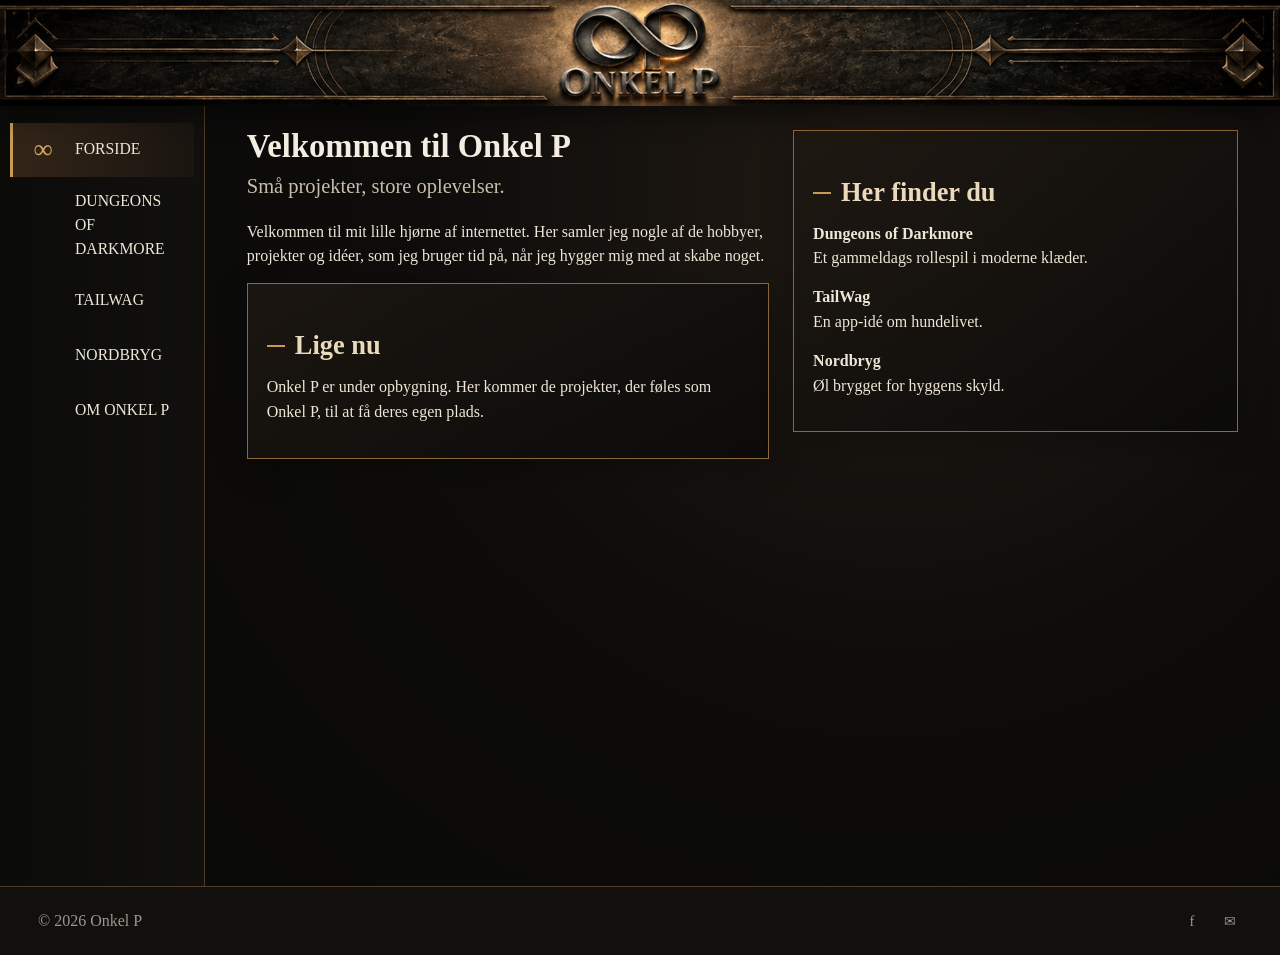
<file: index.html>
<!doctype html>
<html lang="da">
<head>
<meta charset="utf-8">
<meta name="viewport" content="width=device-width, initial-scale=1">
<title>Forside | Onkel P</title>
<link rel="stylesheet" href="styles.css">
</head>
<body>
<header class="site-banner"><img src="assets/banner-new.png" alt="Onkel P"></header><div class="site-banner-spacer"></div>
<div class="layout">
<aside class="sidebar"><nav class="nav"><a class="active" aria-current="page" href="index.html"><span>FORSIDE</span></a><a class="" href="darkmore.html"><span>DUNGEONS<br>OF DARKMORE</span></a><a class="" href="tailwag.html"><span>TAILWAG</span></a><a class="" href="nordbryg.html"><span>NORDBRYG</span></a><a class="" href="om-onkel-p.html"><span>OM ONKEL P</span></a></nav></aside>
<main class="content">
<section class="hero-grid">
<div>
<h1>Velkommen til Onkel P</h1>
<p class="lead">Små projekter, store oplevelser.</p>
<p>Velkommen til mit lille hjørne af internettet. Her samler jeg nogle af de hobbyer, projekter og idéer, som jeg bruger tid på, når jeg hygger mig med at skabe noget.</p>
<div class="panel">
<h2>Lige nu</h2>
<p>Onkel P er under opbygning. Her kommer de projekter, der føles som Onkel P, til at få deres egen plads.</p>
</div>
</div>
<div class="panel">
<h2>Her finder du</h2>
<p><strong>Dungeons of Darkmore</strong><br>Et gammeldags rollespil i moderne klæder.</p>
<p><strong>TailWag</strong><br>En app-idé om hundelivet.</p>
<p><strong>Nordbryg</strong><br>Øl brygget for hyggens skyld.</p>
</div>
</section>
</main>
</div>
<footer class="footer"><span>© 2026 Onkel P</span><span class="footer-links"><a href="https://www.facebook.com/profile.php?id=61593776207844" target="_blank" rel="noopener" aria-label="Onkel P på Facebook">f</a><a href="mailto:onkel-p@kofoed-lauritsen.dk" aria-label="Send mail til Onkel P">✉</a></span></footer>
<script src="script.js"></script>
</body>
</html>
</file>
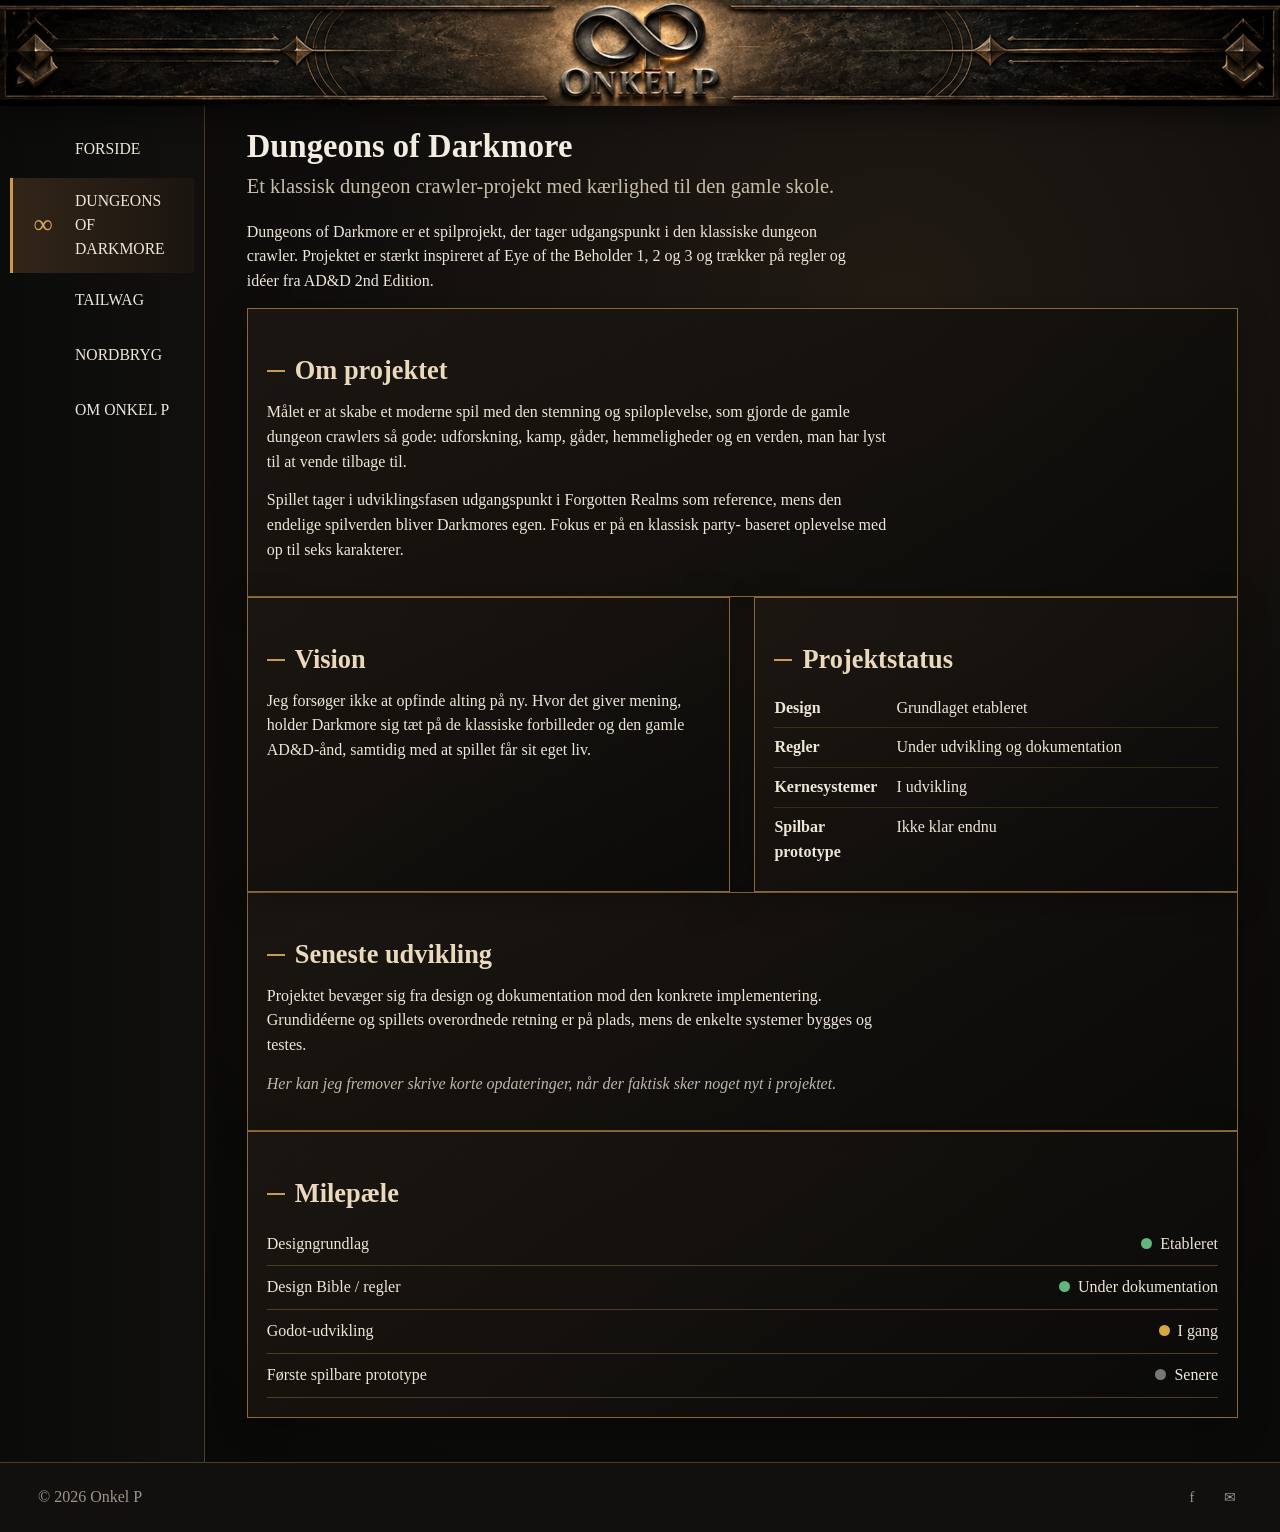
<file: darkmore.html>
<!doctype html>
<html lang="da">
<head>
<meta charset="utf-8">
<meta name="viewport" content="width=device-width, initial-scale=1">
<title>Dungeons of Darkmore | Onkel P</title>
<link rel="stylesheet" href="styles.css">
</head>
<body>
<header class="site-banner"><img src="assets/banner-new.png" alt="Onkel P"></header><div class="site-banner-spacer"></div>
<div class="layout">
<aside class="sidebar"><nav class="nav"><a class="" href="index.html"><span>FORSIDE</span></a><a class="active" aria-current="page" href="darkmore.html"><span>DUNGEONS<br>OF DARKMORE</span></a><a class="" href="tailwag.html"><span>TAILWAG</span></a><a class="" href="nordbryg.html"><span>NORDBRYG</span></a><a class="" href="om-onkel-p.html"><span>OM ONKEL P</span></a></nav></aside>
<main class="content">
  <section class="intro">
    <h1>Dungeons of Darkmore</h1>
    <p class="lead">Et klassisk dungeon crawler-projekt med kærlighed til den gamle skole.</p>
    <p>
      Dungeons of Darkmore er et spilprojekt, der tager udgangspunkt i den
      klassiske dungeon crawler. Projektet er stærkt inspireret af Eye of the
      Beholder 1, 2 og 3 og trækker på regler og idéer fra AD&amp;D 2nd Edition.
    </p>
  </section>

  <section class="panel">
    <h2>Om projektet</h2>
    <p>
      Målet er at skabe et moderne spil med den stemning og spiloplevelse,
      som gjorde de gamle dungeon crawlers så gode: udforskning, kamp,
      gåder, hemmeligheder og en verden, man har lyst til at vende tilbage til.
    </p>
    <p>
      Spillet tager i udviklingsfasen udgangspunkt i Forgotten Realms som reference, mens den endelige spilverden bliver Darkmores egen. Fokus er på en klassisk party-
      baseret oplevelse med op til seks karakterer.
    </p>
  </section>

  <div class="two-column">
    <section class="panel">
      <h2>Vision</h2>
      <p>
        Jeg forsøger ikke at opfinde alting på ny. Hvor det giver mening,
        holder Darkmore sig tæt på de klassiske forbilleder og den gamle
        AD&amp;D-ånd, samtidig med at spillet får sit eget liv.
      </p>
    </section>

    <section class="panel">
      <h2>Projektstatus</h2>
      <dl class="status-list">
        <div><dt>Design</dt><dd>Grundlaget etableret</dd></div>
        <div><dt>Regler</dt><dd>Under udvikling og dokumentation</dd></div>
        <div><dt>Kernesystemer</dt><dd>I udvikling</dd></div>
        <div><dt>Spilbar prototype</dt><dd>Ikke klar endnu</dd></div>
      </dl>
    </section>
  </div>

  <section class="panel">
    <h2>Seneste udvikling</h2>
    <p>
      Projektet bevæger sig fra design og dokumentation mod den konkrete
      implementering. Grundidéerne og spillets overordnede retning er på
      plads, mens de enkelte systemer bygges og testes.
    </p>
    <p class="quiet">
      Her kan jeg fremover skrive korte opdateringer, når der faktisk sker
      noget nyt i projektet.
    </p>
  </section>

  <section class="panel">
    <h2>Milepæle</h2>
    <div class="status-row"><span>Designgrundlag</span><span><span class="dot done"></span>Etableret</span></div>
    <div class="status-row"><span>Design Bible / regler</span><span><span class="dot done"></span>Under dokumentation</span></div>
    <div class="status-row"><span>Godot-udvikling</span><span><span class="dot progress"></span>I gang</span></div>
    <div class="status-row"><span>Første spilbare prototype</span><span><span class="dot"></span>Senere</span></div>
  </section>
</main>
</div>
<footer class="footer"><span>© 2026 Onkel P</span><span class="footer-links"><a href="https://www.facebook.com/profile.php?id=61593776207844" target="_blank" rel="noopener" aria-label="Onkel P på Facebook">f</a><a href="mailto:onkel-p@kofoed-lauritsen.dk" aria-label="Send mail til Onkel P">✉</a></span></footer>
<script src="script.js"></script>
</body>
</html>
</file>
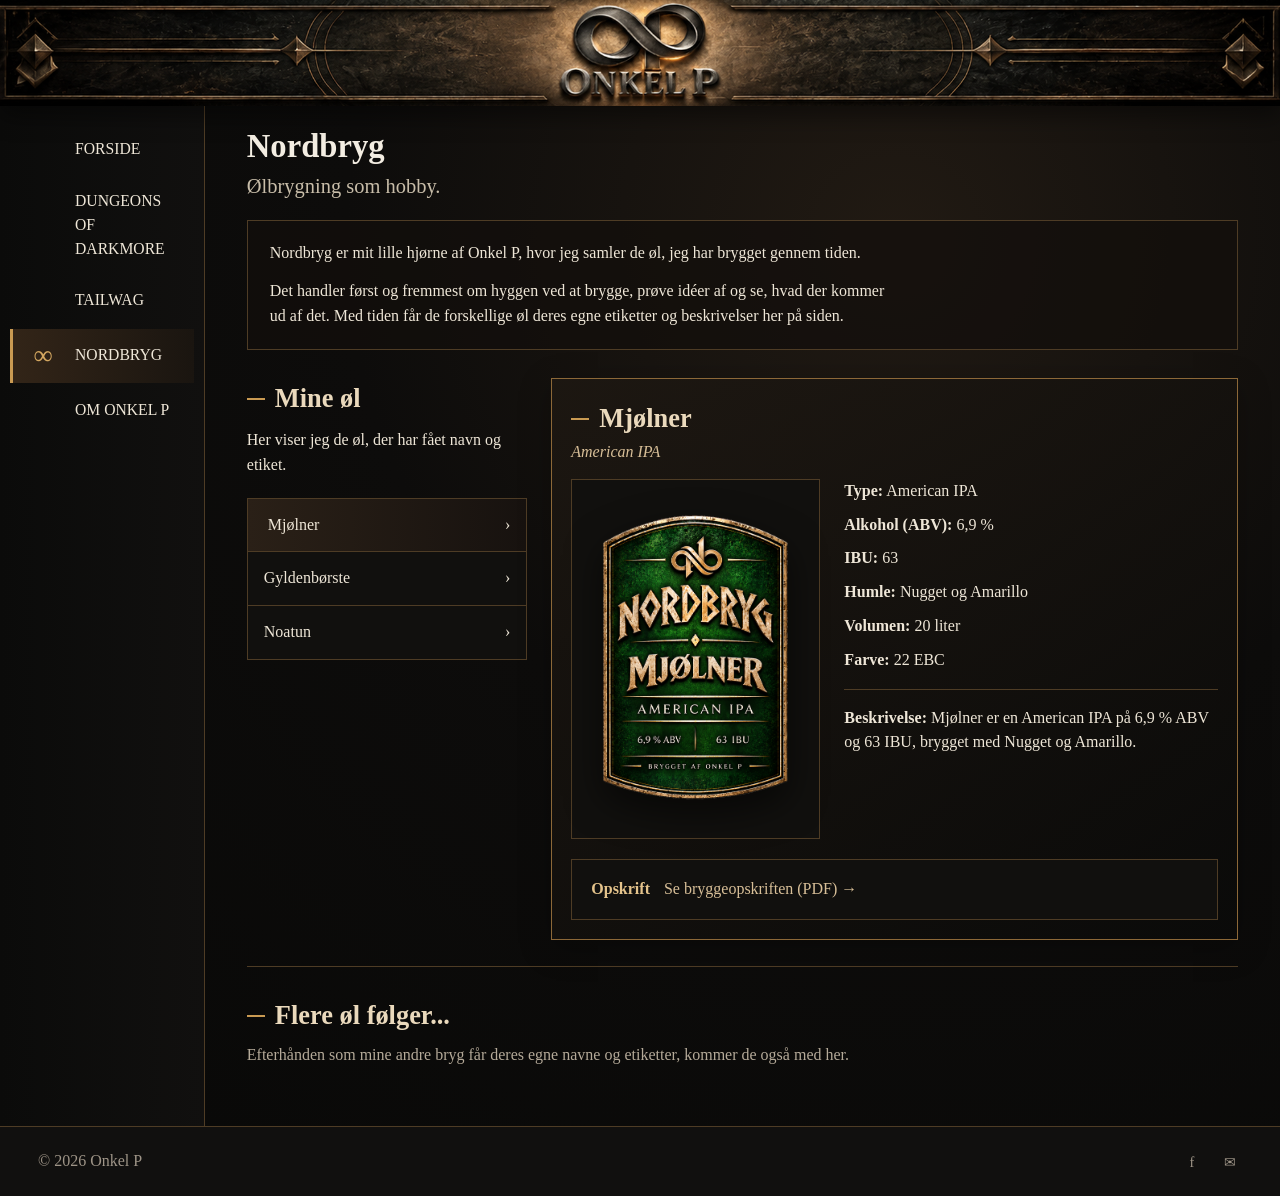
<file: nordbryg.html>
<!doctype html>
<html lang="da">
<head>
<meta charset="utf-8">
<meta name="viewport" content="width=device-width, initial-scale=1">
<title>Nordbryg | Onkel P</title>
<link rel="stylesheet" href="styles.css">
</head>
<body>
<header class="site-banner"><img src="assets/banner-new.png" alt="Onkel P"></header><div class="site-banner-spacer"></div>
<div class="layout">
<aside class="sidebar"><nav class="nav">
<a href="index.html"><span>FORSIDE</span></a>
<a href="darkmore.html"><span>DUNGEONS<br>OF DARKMORE</span></a>
<a href="tailwag.html"><span>TAILWAG</span></a>
<a class="active" aria-current="page" href="nordbryg.html"><span>NORDBRYG</span></a>
<a href="om-onkel-p.html"><span>OM ONKEL P</span></a>
</nav></aside>

<main class="content">
  <h1>Nordbryg</h1>
  <p class="lead">Ølbrygning som hobby.</p>

  <div class="intro-panel">
    <p>Nordbryg er mit lille hjørne af Onkel P, hvor jeg samler de øl, jeg har brygget gennem tiden.</p>
    <p>Det handler først og fremmest om hyggen ved at brygge, prøve idéer af og se, hvad der kommer ud af det. Med tiden får de forskellige øl deres egne etiketter og beskrivelser her på siden.</p>
  </div>

  <section class="beer-showcase">
    <div class="beer-showcase-copy">
      <h2>Mine øl</h2>
      <p>Her viser jeg de øl, der har fået navn og etiket.</p>
      <div class="beer-list single-beer-list" role="tablist" aria-label="Mine øl">
        <a href="#mjoelner" class="beer-tab selected" data-beer="mjoelner" role="tab" aria-selected="true">
          <span>Mjølner</span><span>›</span>
        </a>
        <a href="#gyldenboerste" class="beer-tab" data-beer="gyldenboerste" role="tab" aria-selected="false">
          <span>Gyldenbørste</span><span>›</span>
        </a>
        <a href="#noatun" class="beer-tab" data-beer="noatun" role="tab" aria-selected="false">
          <span>Noatun</span><span>›</span>
        </a>
      </div>
    </div>

    <div class="beer-detail-area">
      <section class="panel beer-detail active" id="mjoelner" data-beer-panel="mjoelner">
        <h2>Mjølner</h2>
        <p class="beer-style">American IPA</p>
        <div class="beer-layout">
          <div class="beer-label-wrap">
            <img class="beer-label" src="assets/mjoelner.png" alt="Etiket for Mjølner, American IPA fra Nordbryg">
          </div>
          <div class="beer-facts">
            <p><strong>Type:</strong> American IPA</p>
            <p><strong>Alkohol (ABV):</strong> 6,9 %</p>
            <p><strong>IBU:</strong> 63</p>
            <p><strong>Humle:</strong> Nugget og Amarillo</p>
            <p><strong>Volumen:</strong> 20 liter</p>
            <p><strong>Farve:</strong> 22 EBC</p>
            <hr>
            <p><strong>Beskrivelse:</strong> Mjølner er en American IPA på 6,9 % ABV og 63 IBU, brygget med Nugget og Amarillo.</p>
          </div>
        </div>
        <div class="recipe-card recipe-link-card">
          <strong>Opskrift</strong>
          <a href="assets/Mjoelner-opskrift.pdf" target="_blank" rel="noopener">Se bryggeopskriften (PDF) →</a>
        </div>
      </section>

      <section class="panel beer-detail" id="gyldenboerste" data-beer-panel="gyldenboerste" hidden>
        <h2>Gyldenbørste</h2>
        <p class="beer-style">Wheat Beer</p>
        <div class="beer-layout">
          <div class="beer-label-wrap">
            <img class="beer-label" src="assets/gyldenboerste.png" alt="Etiket for Gyldenbørste, Wheat Beer fra Nordbryg">
          </div>
          <div class="beer-facts">
            <p><strong>Type:</strong> Wheat Beer</p>
            <p><strong>Alkohol (ABV):</strong> 5,0 %</p>
            <p><strong>IBU:</strong> 23</p>
            <p><strong>Humle:</strong> Perle og Hallertauer Mittelfrüh</p>
            <p><strong>Volumen:</strong> 25 liter</p>
            <p><strong>Farve:</strong> 6 EBC (Pale yellow)</p>
            <hr>
            <p><strong>Beskrivelse:</strong> Gyldenbørste er en Wheat Beer på 5,0 % ABV og 23 IBU, brygget med Perle og Hallertauer Mittelfrüh.</p>
          </div>
        </div>
        <div class="recipe-card recipe-link-card">
          <strong>Opskrift</strong>
          <a href="assets/Gyldenboerste-opskrift.pdf" target="_blank" rel="noopener">Se bryggeopskriften (PDF) →</a>
        </div>
      </section>

      <section class="panel beer-detail" id="noatun" data-beer-panel="noatun" hidden>
        <h2>Noatun</h2>
        <p class="beer-style">Imperial IPA</p>
        <div class="beer-layout">
          <div class="beer-label-wrap">
            <img class="beer-label" src="assets/noatun.png" alt="Etiket for Noatun, Imperial IPA fra Nordbryg">
          </div>
          <div class="beer-facts">
            <p><strong>Type:</strong> Imperial IPA</p>
            <p><strong>Alkohol (ABV):</strong> 8,3 %</p>
            <p><strong>IBU:</strong> 103</p>
            <p><strong>Humle:</strong> Magnum og Perle</p>
            <p><strong>Volumen:</strong> 20 liter</p>
            <p><strong>Farve:</strong> 43 EBC (Brown)</p>
            <hr>
            <p><strong>Beskrivelse:</strong> Noatun er en Imperial IPA på 8,3 % ABV og 103 IBU, brygget med Magnum og Perle.</p>
          </div>
        </div>
        <div class="recipe-card recipe-link-card">
          <strong>Opskrift</strong>
          <a href="assets/Noatun.pdf" target="_blank" rel="noopener">Se bryggeopskriften (PDF) →</a>
        </div>
      </section>
    </div>
  </section>

  <div class="future-note">
    <h2>Flere øl følger...</h2>
    <p>Efterhånden som mine andre bryg får deres egne navne og etiketter, kommer de også med her.</p>
  </div>
</main>
</div>
<footer class="footer"><span>© 2026 Onkel P</span><span class="footer-links"><a href="https://www.facebook.com/profile.php?id=61593776207844" target="_blank" rel="noopener" aria-label="Onkel P på Facebook">f</a><a href="mailto:onkel-p@kofoed-lauritsen.dk" aria-label="Send mail til Onkel P">✉</a></span></footer>
<script src="script.js?v=2.7.15"></script>

<script>
document.addEventListener("DOMContentLoaded", function () {
  const tabs = document.querySelectorAll(".beer-tab[data-beer]");
  const panels = document.querySelectorAll(".beer-detail[data-beer-panel]");
  if (!tabs.length || !panels.length) return;

  function showBeer(name) {
    tabs.forEach(function (tab) {
      const selected = tab.getAttribute("data-beer") === name;
      tab.classList.toggle("selected", selected);
      tab.setAttribute("aria-selected", selected ? "true" : "false");
    });
    panels.forEach(function (panel) {
      const active = panel.getAttribute("data-beer-panel") === name;
      panel.hidden = !active;
      panel.classList.toggle("active", active);
    });
  }

  tabs.forEach(function (tab) {
    tab.addEventListener("click", function (event) {
      event.preventDefault();
      showBeer(tab.getAttribute("data-beer"));
      if (history.replaceState) {
        history.replaceState(null, "", "#" + tab.getAttribute("data-beer"));
      }
    });
  });

  const hash = location.hash.substring(1);
  showBeer(["mjoelner", "gyldenboerste", "noatun"].includes(hash) ? hash : "mjoelner");
});
</script>

</body>
</html>
</file>
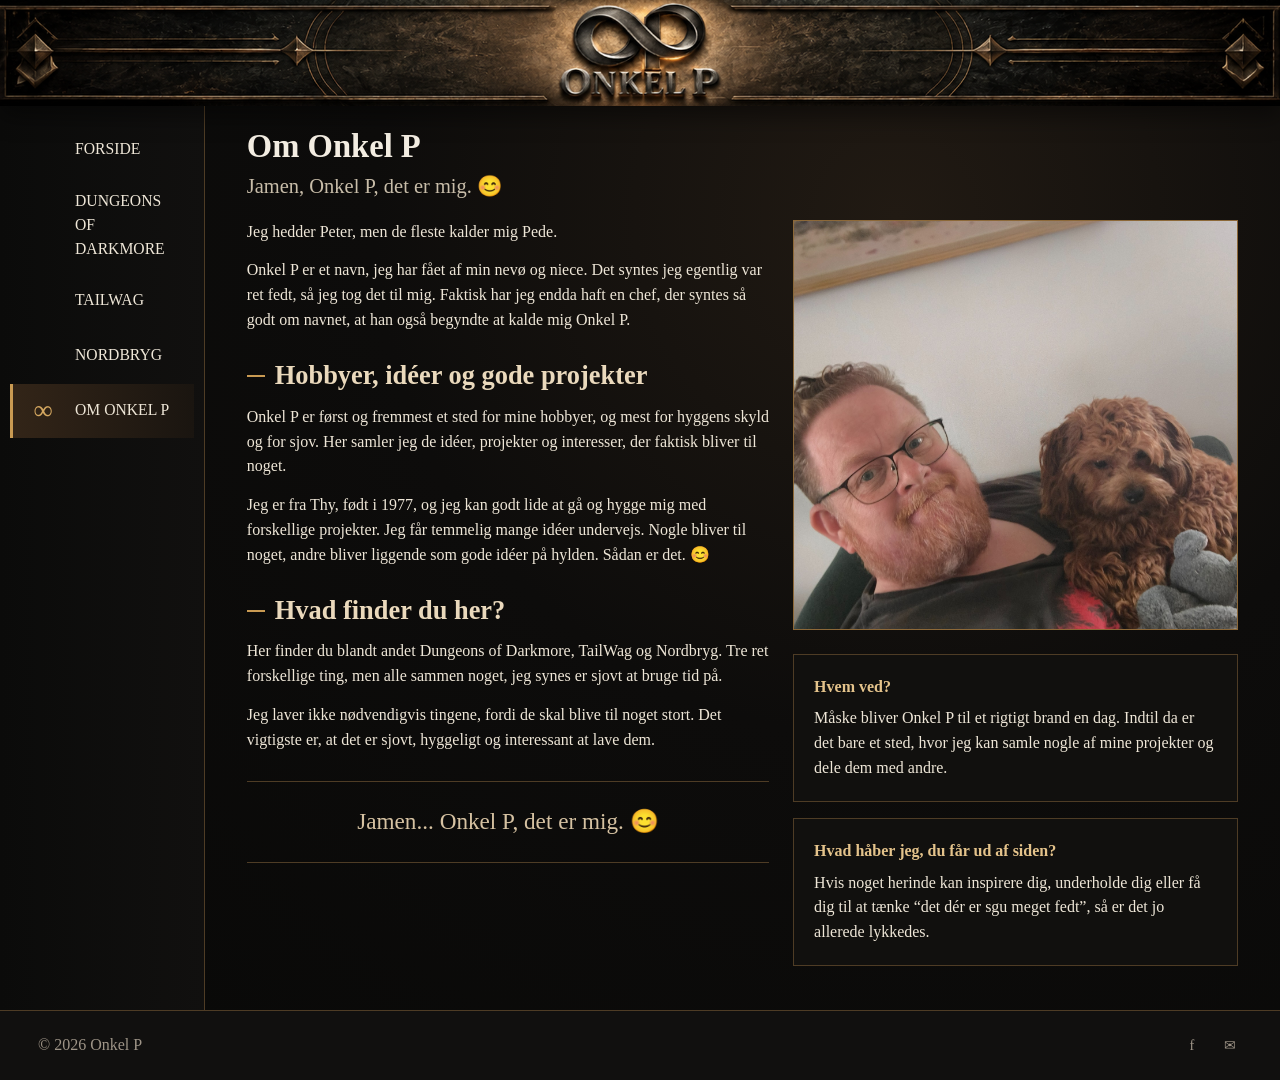
<file: om-onkel-p.html>
<!doctype html>
<html lang="da">
<head>
<meta charset="utf-8">
<meta name="viewport" content="width=device-width, initial-scale=1">
<title>Om Onkel P | Onkel P</title>
<link rel="stylesheet" href="styles.css">
</head>
<body>
<header class="site-banner"><img src="assets/banner-new.png" alt="Onkel P"></header><div class="site-banner-spacer"></div>
<div class="layout">
<aside class="sidebar"><nav class="nav"><a class="" href="index.html"><span>FORSIDE</span></a><a class="" href="darkmore.html"><span>DUNGEONS<br>OF DARKMORE</span></a><a class="" href="tailwag.html"><span>TAILWAG</span></a><a class="" href="nordbryg.html"><span>NORDBRYG</span></a><a class="active" aria-current="page" href="om-onkel-p.html"><span>OM ONKEL P</span></a></nav></aside>
<main class="content">
<h1>Om Onkel P</h1>
<p class="lead">Jamen, Onkel P, det er mig. 😊</p>
<div class="hero-grid">
<div>
<p>Jeg hedder Peter, men de fleste kalder mig Pede.</p>
<p>Onkel P er et navn, jeg har fået af min nevø og niece. Det syntes jeg egentlig var ret fedt, så jeg tog det til mig. Faktisk har jeg endda haft en chef, der syntes så godt om navnet, at han også begyndte at kalde mig Onkel P.</p>

<h2>Hobbyer, idéer og gode projekter</h2>
<p>Onkel P er først og fremmest et sted for mine hobbyer, og mest for hyggens skyld og for sjov. Her samler jeg de idéer, projekter og interesser, der faktisk bliver til noget.</p>
<p>Jeg er fra Thy, født i 1977, og jeg kan godt lide at gå og hygge mig med forskellige projekter. Jeg får temmelig mange idéer undervejs. Nogle bliver til noget, andre bliver liggende som gode idéer på hylden. Sådan er det. 😊</p>

<h2>Hvad finder du her?</h2>
<p>Her finder du blandt andet Dungeons of Darkmore, TailWag og Nordbryg. Tre ret forskellige ting, men alle sammen noget, jeg synes er sjovt at bruge tid på.</p>
<p>Jeg laver ikke nødvendigvis tingene, fordi de skal blive til noget stort. Det vigtigste er, at det er sjovt, hyggeligt og interessant at lave dem.</p>

<div class="quote">Jamen... Onkel P, det er mig. 😊</div>
</div>
<div>
<img class="photo" src="assets/pede-bobby.jpg" alt="Pede og Bobby">
<div class="info-grid" style="grid-template-columns:1fr">
<div class="card"><strong>Hvem ved?</strong> Måske bliver Onkel P til et rigtigt brand en dag. Indtil da er det bare et sted, hvor jeg kan samle nogle af mine projekter og dele dem med andre.</div>
<div class="card"><strong>Hvad håber jeg, du får ud af siden?</strong> Hvis noget herinde kan inspirere dig, underholde dig eller få dig til at tænke “det dér er sgu meget fedt”, så er det jo allerede lykkedes.</div>
</div>
</div>
</div>
</main>
</div>
<footer class="footer"><span>© 2026 Onkel P</span><span class="footer-links"><a href="https://www.facebook.com/profile.php?id=61593776207844" target="_blank" rel="noopener" aria-label="Onkel P på Facebook">f</a><a href="mailto:onkel-p@kofoed-lauritsen.dk" aria-label="Send mail til Onkel P">✉</a></span></footer>
<script src="script.js"></script>
</body>
</html>
</file>
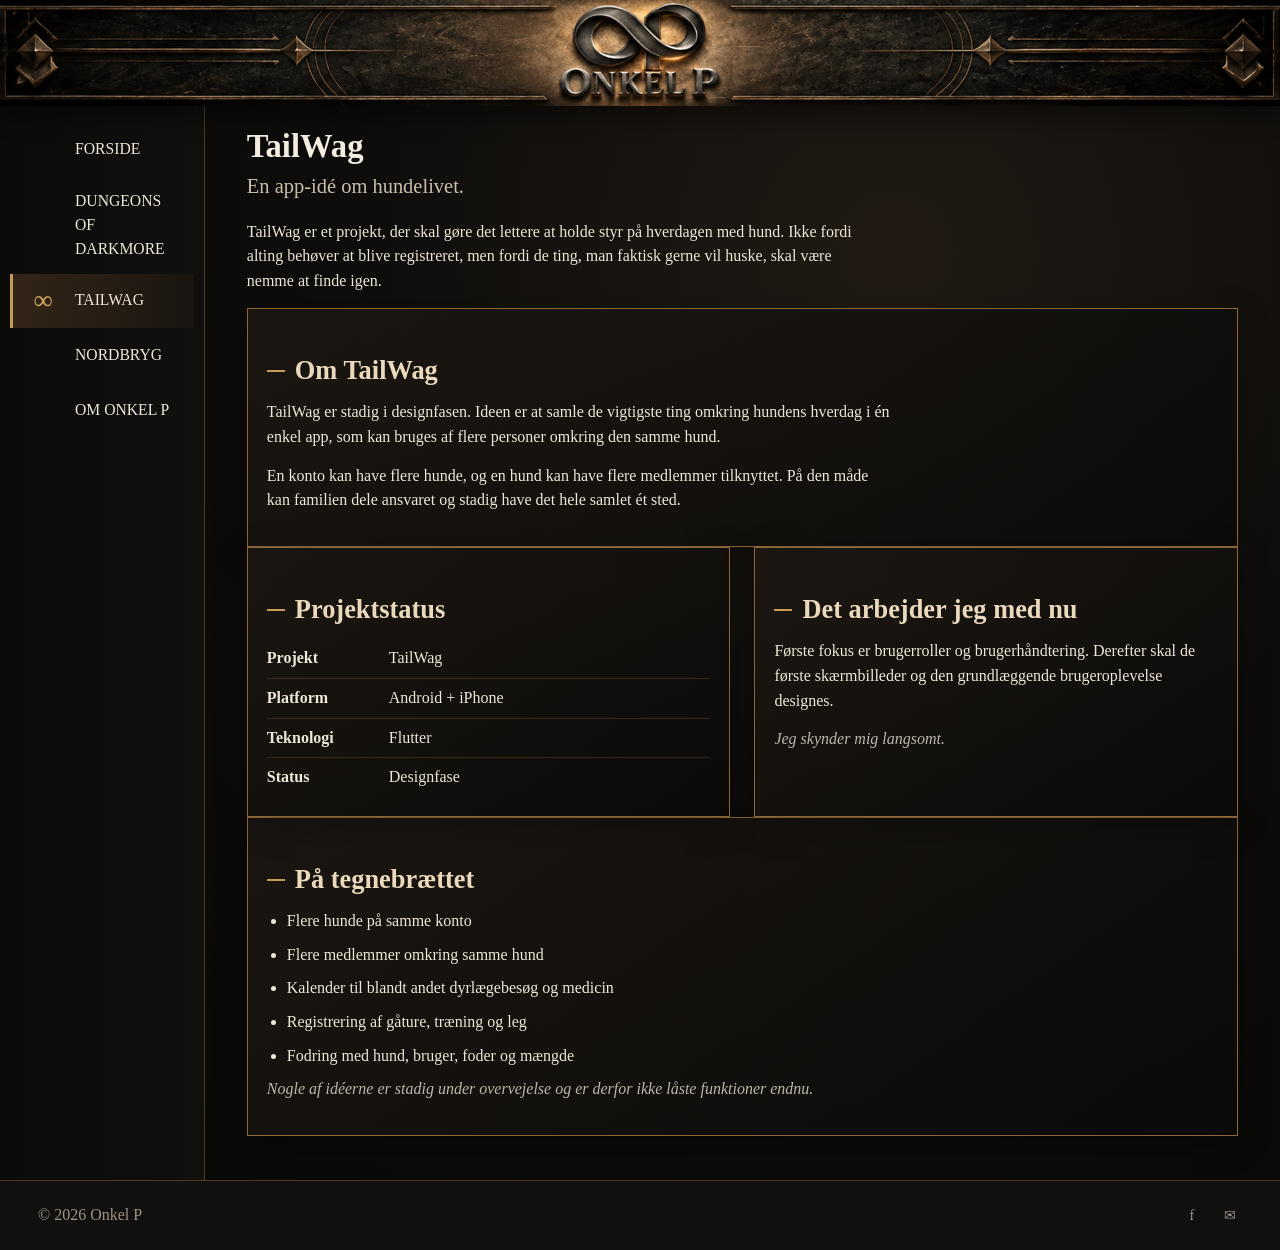
<file: tailwag.html>
<!doctype html>
<html lang="da">
<head>
<meta charset="utf-8">
<meta name="viewport" content="width=device-width, initial-scale=1">
<title>TailWag | Onkel P</title>
<link rel="stylesheet" href="styles.css">
</head>
<body>
<header class="site-banner"><img src="assets/banner-new.png" alt="Onkel P"></header><div class="site-banner-spacer"></div>
<div class="layout">
<aside class="sidebar"><nav class="nav"><a class="" href="index.html"><span>FORSIDE</span></a><a class="" href="darkmore.html"><span>DUNGEONS<br>OF DARKMORE</span></a><a class="active" aria-current="page" href="tailwag.html"><span>TAILWAG</span></a><a class="" href="nordbryg.html"><span>NORDBRYG</span></a><a class="" href="om-onkel-p.html"><span>OM ONKEL P</span></a></nav></aside>
<main class="content">
  <section class="intro">
    <h1>TailWag</h1>
    <p class="lead">En app-idé om hundelivet.</p>
    <p>TailWag er et projekt, der skal gøre det lettere at holde styr på hverdagen med hund. Ikke fordi alting behøver at blive registreret, men fordi de ting, man faktisk gerne vil huske, skal være nemme at finde igen.</p>
  </section>

  <section class="panel">
    <h2>Om TailWag</h2>
    <p>TailWag er stadig i designfasen. Ideen er at samle de vigtigste ting omkring hundens hverdag i én enkel app, som kan bruges af flere personer omkring den samme hund.</p>
    <p>En konto kan have flere hunde, og en hund kan have flere medlemmer tilknyttet. På den måde kan familien dele ansvaret og stadig have det hele samlet ét sted.</p>
  </section>

  <div class="two-column">
    <section class="panel">
      <h2>Projektstatus</h2>
      <dl class="status-list">
        <div><dt>Projekt</dt><dd>TailWag</dd></div>
        <div><dt>Platform</dt><dd>Android + iPhone</dd></div>
        <div><dt>Teknologi</dt><dd>Flutter</dd></div>
        <div><dt>Status</dt><dd>Designfase</dd></div>
      </dl>
    </section>

    <section class="panel">
      <h2>Det arbejder jeg med nu</h2>
      <p>Første fokus er brugerroller og brugerhåndtering. Derefter skal de første skærmbilleder og den grundlæggende brugeroplevelse designes.</p>
      <p class="quiet">Jeg skynder mig langsomt.</p>
    </section>
  </div>

  <section class="panel">
    <h2>På tegnebrættet</h2>
    <ul class="feature-list">
      <li>Flere hunde på samme konto</li>
      <li>Flere medlemmer omkring samme hund</li>
      <li>Kalender til blandt andet dyrlægebesøg og medicin</li>
      <li>Registrering af gåture, træning og leg</li>
      <li>Fodring med hund, bruger, foder og mængde</li>
    </ul>
    <p class="quiet">Nogle af idéerne er stadig under overvejelse og er derfor ikke låste funktioner endnu.</p>
  </section>
</main>
</div>
<footer class="footer"><span>© 2026 Onkel P</span><span class="footer-links"><a href="https://www.facebook.com/profile.php?id=61593776207844" target="_blank" rel="noopener" aria-label="Onkel P på Facebook">f</a><a href="mailto:onkel-p@kofoed-lauritsen.dk" aria-label="Send mail til Onkel P">✉</a></span></footer>
<script src="script.js"></script>
</body>
</html>
</file>
<file: styles.css>
:root{
  --bg:#0d0c0b;
  --panel:#151311;
  --panel2:#1c1713;
  --line:#8c6838;
  --line-soft:#4e3c25;
  --brass:#c99a52;
  --cream:#eee6d7;
  --muted:#b5aa99;
  --active:#2b2118;
}
*{box-sizing:border-box}
html{scroll-behavior:smooth}
body{
  margin:0;
  background:radial-gradient(circle at 70% 20%, #211a13 0, var(--bg) 42%, #080807 100%);
  color:var(--cream);
  font-family:Georgia,"Times New Roman",serif;
  line-height:1.55;
}
a{color:inherit;text-decoration:none}
.site-banner{
  position:fixed;
  top:0;
  left:0;
  width:100%;
  height:auto;
  z-index:1000;
  background:#090908;
  display:block;
  overflow:hidden;
  box-shadow:0 10px 22px rgba(0,0,0,.45);
}
.site-banner img{
  width:100%;
  height:auto;
  display:block;
}
.layout{display:grid;grid-template-columns:minmax(190px,16vw) 1fr;min-height:calc(100vh - 120px)}
.sidebar{
  border-right:1px solid var(--line-soft);
  background:linear-gradient(90deg,#0b0b0a,#11100f);
  padding:16px 10px;
}
.nav{position:sticky;top:16px}
.nav a{
  display:flex;align-items:center;gap:13px;
  padding:11px 14px;margin:1px 0;
  color:var(--cream);font-size:.98rem;
  transition:background .18s ease, padding-left .18s ease, color .18s ease;
}
.nav a:hover{background:#18140f;padding-left:21px}
.nav a.active{
  background:linear-gradient(90deg,#332518,#1a1510);
  box-shadow:inset 3px 0 0 var(--brass);
}
.marker-slot{
  width:38px;flex:0 0 38px;height:32px;position:relative;
}
.nav-marker{
  position:absolute;
  left:0;
  top:0;
  width:38px;
  height:32px;
  display:grid;
  place-items:center;
  color:#d4a760;
  font-size:27px;
  line-height:1;
  pointer-events:none;
  z-index:5;
  transition:transform .32s cubic-bezier(.2,.8,.2,1);
}
.content{max-width:1400px;width:100%;padding:24px 42px 44px}
.hero-grid{display:grid;grid-template-columns:minmax(0,1.08fr) minmax(0,.92fr);gap:24px;align-items:start}
h1{font-size:clamp(2rem,2.55vw,3.25rem);line-height:1.02;margin:0 0 8px;color:#f3ede2}
h2{font-size:1.65rem;margin:22px 0 9px;color:#ead9bc}
h2::before{content:"";display:inline-block;width:18px;border-top:2px solid var(--brass);margin:0 10px 7px 0}
h3{font-size:1.3rem;color:#e6c88f}
.lead{font-size:1.28rem;color:#c8bda9;margin:0 0 17px}
p{max-width:78ch;margin-top:0;margin-bottom:14px}
.panel{
  border:1px solid var(--line);
  background:linear-gradient(145deg,rgba(30,24,18,.82),rgba(10,10,9,.86));
  padding:19px;
  box-shadow:0 8px 30px rgba(0,0,0,.25);
}
.photo{width:100%;display:block;border:1px solid var(--line);max-height:410px;object-fit:cover}
.info-grid{display:grid;grid-template-columns:repeat(3,1fr);gap:16px;margin-top:24px}
.card{border:1px solid var(--line-soft);padding:20px;background:#11100e}
.card strong{display:block;color:#e4c38b;margin-bottom:7px}
.list{margin:0;padding:0;list-style:none;border:1px solid var(--line)}
.list li{border-bottom:1px solid var(--line-soft)}
.list li:last-child{border-bottom:0}
.list a{display:flex;justify-content:space-between;gap:20px;padding:14px 18px}
.list a:hover,.list a.selected{background:linear-gradient(90deg,#2b2118,#17120e)}
.beer-layout{display:grid;grid-template-columns:.8fr 1.2fr;gap:24px}
.label-placeholder{
  min-height:260px;border:1px solid #776448;
  display:grid;place-items:center;text-align:center;
  background:radial-gradient(circle,#25211d,#11100e 70%);
  color:#b9ad9a;padding:25px;
}
.status{margin-top:22px}
.status-row{display:grid;grid-template-columns:1fr auto;gap:20px;padding:9px 0;border-bottom:1px solid var(--line-soft)}
.dot{display:inline-block;width:11px;height:11px;border-radius:50%;background:#777;margin-right:8px}
.dot.done{background:#62b77a}.dot.progress{background:#d7a83f}
.quote{font-size:1.45rem;color:#d6c2a2;text-align:center;padding:22px;border-top:1px solid var(--line-soft);border-bottom:1px solid var(--line-soft);margin:28px 0}
.footer{border-top:1px solid var(--line-soft);padding:22px 38px;display:flex;justify-content:space-between;align-items:center;color:#9e9487;background:#11100f}
.footer-links{display:flex;align-items:center;gap:14px}
.footer-links a{display:inline-flex;align-items:center;justify-content:center;width:24px;height:24px;color:#9e9487;text-decoration:none;border:1px solid transparent;font-size:.9rem}
.footer-links a:hover{color:#e4c38b;border-color:var(--line-soft);background:rgba(184,137,61,.08)}
@media(max-width:900px){
  .layout{grid-template-columns:1fr}
  .sidebar{border-right:0;border-bottom:1px solid var(--line-soft);padding:8px 10px;background:linear-gradient(180deg,#11100f,#0b0b0a)}
  .nav{position:relative;display:block}
  .nav a{white-space:normal;padding:10px 14px;margin:1px 0}
  .nav a:hover{padding-left:21px}
  .marker-slot{width:34px;flex-basis:34px;height:30px}
  .nav-marker{width:34px;height:30px;font-size:23px}
  
  .content{padding:30px 22px 55px}
  .hero-grid,.beer-layout{grid-template-columns:1fr}
  .info-grid{grid-template-columns:1fr}
}
@media(max-width:520px){
  .nav a{font-size:.9rem;gap:7px}
  .nav-marker{font-size:21px}
  .content{padding:24px 16px 45px}
  .footer{padding:18px 16px;display:flex;gap:12px}.footer-links{margin-left:auto}
}

.site-banner-spacer{
  width:100%;
  aspect-ratio:2048 / 169;
}

/* Nordbryg */
.intro-panel{border:1px solid var(--line-soft);background:rgba(18,15,12,.72);padding:20px 22px;margin:4px 0 26px;}
.intro-panel p:last-child{margin-bottom:0}
.beer-section{display:grid;grid-template-columns:minmax(220px,.58fr) minmax(0,1.42fr);gap:24px;align-items:start}
.beer-list-column h2{margin-top:0}
.muted-intro{color:var(--muted);font-size:.96rem;margin-bottom:14px}
.beer-detail{min-height:390px}
.beer-detail h2{margin-top:0}
.beer-facts p{margin-bottom:9px}
.beer-facts hr{border:0;border-top:1px solid var(--line-soft);margin:16px 0}
.recipe-card{margin-top:20px;border:1px solid var(--line-soft);background:#11100e;padding:17px 19px;display:flex;gap:14px;align-items:baseline}
.recipe-card strong{color:#e4c38b;white-space:nowrap}
.recipe-card span{color:var(--muted)}
.future-note{margin-top:26px;border-top:1px solid var(--line-soft);padding-top:6px}
.future-note h2{margin-bottom:8px}
.future-note p{color:var(--muted)}
@media(max-width:900px){.beer-section{grid-template-columns:1fr}.beer-detail{min-height:0}}
@media(max-width:520px){.recipe-card{display:block}.recipe-card strong{display:block;margin-bottom:7px}}

/* TailWag 2.3 */
.status-list { margin: 0; }
.status-list div { display: grid; grid-template-columns: 110px 1fr; gap: 12px; padding: 7px 0; border-bottom: 1px solid rgba(184,137,61,.22); }
.status-list div:last-child { border-bottom: 0; }
.status-list dt { font-weight: 700; }
.status-list dd { margin: 0; }
.feature-list { margin: 0; padding-left: 1.25rem; }
.feature-list li { margin: .55rem 0; }
.quiet { opacity: .78; font-style: italic; }
.two-column { display: grid; grid-template-columns: 1fr 1fr; gap: 24px; }
@media (max-width: 900px) { .two-column { grid-template-columns: 1fr; } }

/* Nordbryg beer showcase */
.beer-showcase{display:grid;grid-template-columns:minmax(220px,.58fr) minmax(0,1.42fr);gap:24px;align-items:start;margin-top:28px}
.beer-showcase-copy h2{margin-top:0}
.single-beer-list{margin-top:20px}
.beer-list a{display:flex;justify-content:space-between;align-items:center;padding:14px 16px;border:1px solid var(--line-soft);border-bottom:0;background:#11100e;color:var(--cream);text-decoration:none;transition:background .18s ease,padding-left .18s ease}
.beer-list a:last-child{border-bottom:1px solid var(--line-soft)}
.beer-list a:hover,.beer-list a.selected{background:linear-gradient(90deg,#2a2017,#17120f);padding-left:20px}
.beer-style{margin-top:-8px;color:#d8bf98;font-style:italic}
.beer-label-wrap{display:flex;align-items:center;justify-content:center;height:360px;box-sizing:border-box;border:1px solid var(--line-soft);background:#11100e;padding:14px}
.beer-label-wrap img{display:block;max-width:100%;max-height:330px;width:auto;height:auto;filter:drop-shadow(0 14px 18px rgba(0,0,0,.55));}
.recipe-link-card a{color:#d8bf98;text-decoration:none}
.recipe-link-card a:hover{text-decoration:underline;color:#e4c38b}
@media(max-width:900px){.beer-showcase{grid-template-columns:1fr}.beer-label-wrap{height:360px}.beer-label-wrap img{max-height:330px}}
@media(max-width:520px){.beer-label-wrap{height:330px}.beer-label-wrap img{max-height:300px}}


/* Nordbryg beer selector: only one beer detail is shown at a time. */
.beer-detail-area {
  min-width: 0;
}
.beer-detail[hidden] {
  display: none !important;
}
.beer-tab {
  cursor: pointer;
}
</file>
